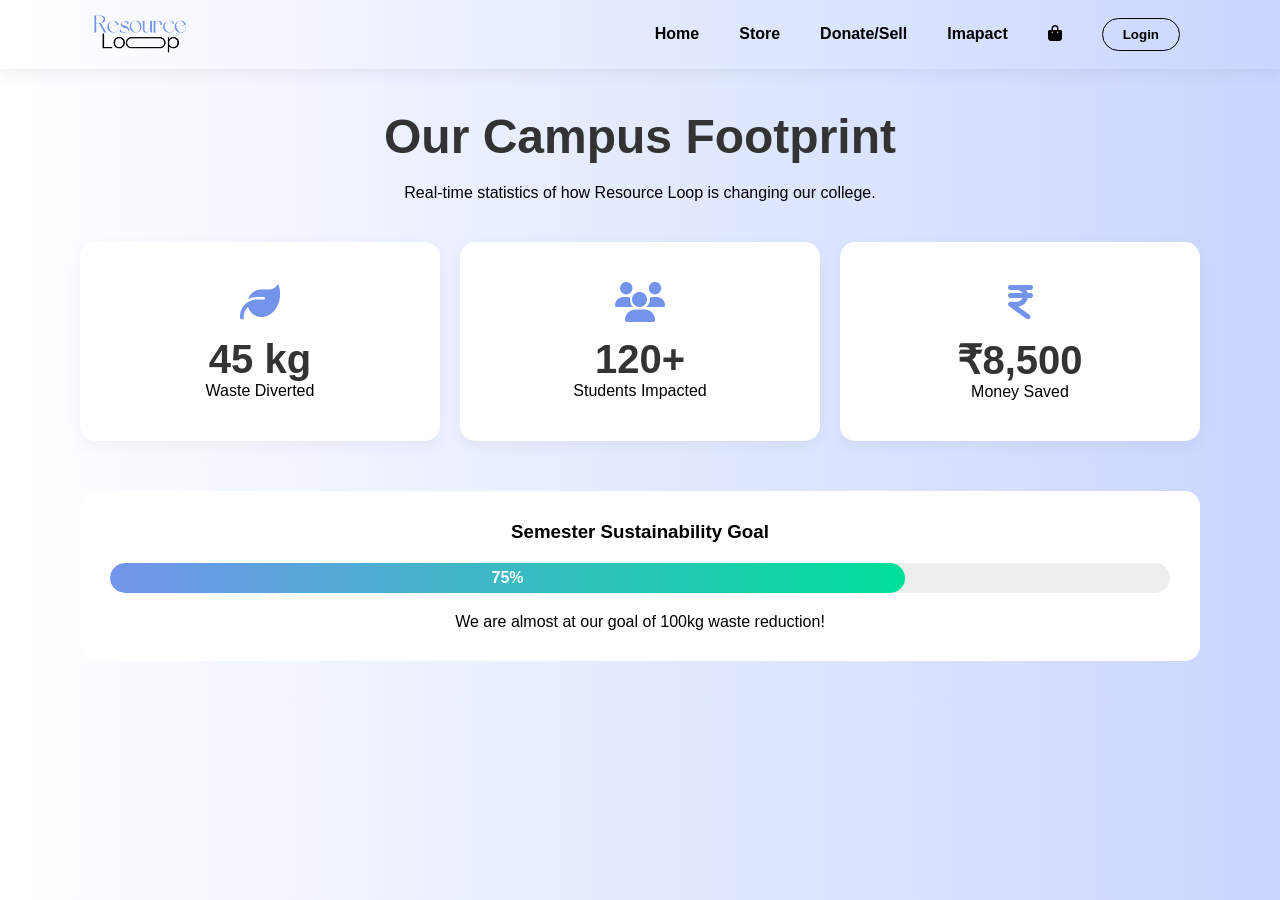
<file: impact.html>
<!DOCTYPE html>
<html lang="en">
<head>
    <meta charset="UTF-8">
    <meta name="viewport" content="width=device-width, initial-scale=1.0">
    <title>RESOURCE LOOP</title>
    <link rel="stylesheet" href="impact.css">
    <link rel="stylesheet" href="https://cdnjs.cloudflare.com/ajax/libs/font-awesome/6.2.1/css/all.min.css" integrity="sha512-MV7K8+y+gLIBoVD59lQIYicR65iaqukzvf/nwasF0nqhPay5w/9lJmVM2hMDcnK1OnMGCdVK+iQrJ7lzPJQd1w==" crossorigin="anonymous" referrerpolicy="no-referrer" />
</head>
<body>
    <section id="header">
        <a href="#"><img src="images/logo.png" class="logo" alt="resource loop logo" width="120px"></a>
        <div>
            <ul id="navbar">
                <li><a class="active" href="index.html">Home</a></li>
                <li><a href="shop.html">Store</a></li>
                <li><a href="sell.html">Donate/Sell</a></li>
                <li><a href="impact.html">Imapact</a></li>
                <li><a href="cart.html"><i class="fa-solid fa-bag-shopping"></i></a></li>
                <li><a href="login.html"><button class="btn">Login</button></a></li>
            </ul>
        </div>
    </section>
    <div class="container section-p1">
    <section class="impact-header">
        <h1>Our Campus Footprint</h1>
        <p>Real-time statistics of how Resource Loop is changing our college.</p>
    </section>

    <section class="stat-container">
        <div class="stat-card">
            <i class="fa-solid fa-leaf"></i>
            <h2 id="waste-saved">45 kg</h2>
            <p>Waste Diverted</p>
        </div>
        <div class="stat-card">
            <i class="fa-solid fa-users"></i>
            <h2 id="students-helped">120+</h2>
            <p>Students Impacted</p>
        </div>
        <div class="stat-card">
            <i class="fa-solid fa-indian-rupee-sign"></i>
            <h2 id="money-saved">₹8,500</h2>
            <p>Money Saved</p>
        </div>
    </section>

    <section class="goal-section">
        <h3>Semester Sustainability Goal</h3>
        <div class="progress-wrapper">
            <div class="progress-bar" style="width: 75%;">75%</div>
        </div>
        <p>We are almost at our goal of 100kg waste reduction!</p>
    </section>
</div>
</body>
</html>
</file>
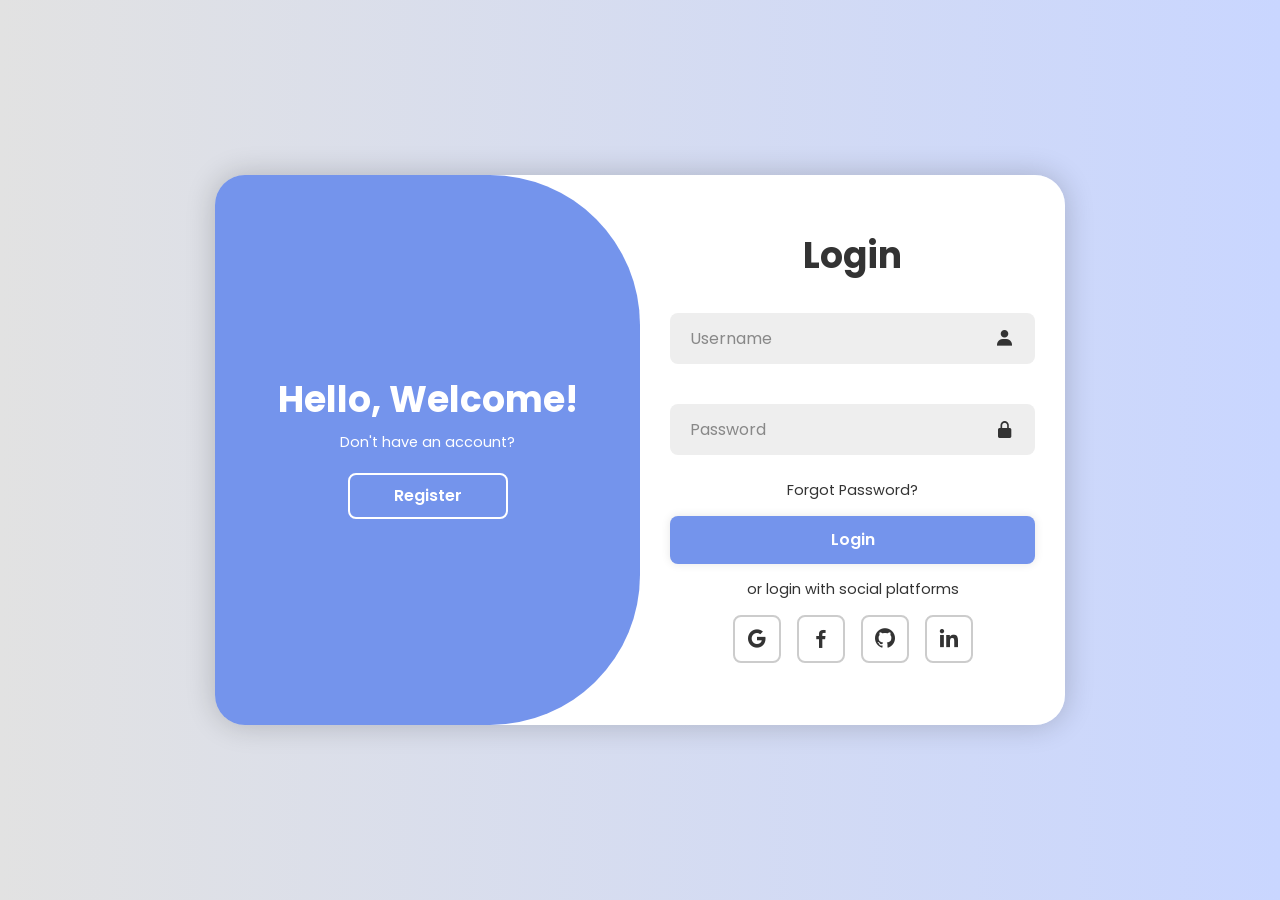
<file: login.html>
<!DOCTYPE html
<html lang="en">
<head>
    <meta charset="UTF-8">
    <meta name="viewport" content="width=device-width, initial-scale=1.0">
    <title>Login/Signup Form</title>
    <link rel="stylesheet" href="login.css">
    <link href='https://unpkg.com/boxicons@2.1.4/css/boxicons.min.css' rel='stylesheet'>
</head>
  <body>
      <div class="container">
          <div class="form-box login">
              <form action="#">
                  <h1>Login</h1>
                  <div class="input-box">
                      <input type="text" placeholder="Username" required>
                      <i class='bx bxs-user'></i>
                  </div>
                  <div class="input-box">
                      <input type="password" placeholder="Password" required>
                      <i class='bx bxs-lock-alt' ></i>
                  </div>
                  <div class="forgot-link">
                      <a href="#">Forgot Password?</a>
                  </div>
                  <button type="submit" class="btn">Login</button>
                  <p>or login with social platforms</p>
                  <div class="social-icons">
                      <a href="#"><i class='bx bxl-google' ></i></a>
                      <a href="#"><i class='bx bxl-facebook' ></i></a>
                      <a href="#"><i class='bx bxl-github' ></i></a>
                      <a href="#"><i class='bx bxl-linkedin' ></i></a>
                  </div>
              </form>
          </div>

          <div class="form-box register">
              <form action="#">
                  <h1>Registration</h1>
                  <div class="input-box">
                      <input type="text" placeholder="Full-name" required>
                      <i class='bx bxs-user'></i>
                  </div>
                  <div class="input-box">
                      <input type="text" placeholder="Username" required>
                      <i class='bx bxs-user'></i>
                  </div>
                  <div class="input-box">
                      <input type="email" placeholder="NSEC-Email" required>
                      <i class='bx bxs-envelope' ></i>
                  </div>
                  <div class="input-box">
                      <input type="text" placeholder="College ID" required>
                      <i class='bx bxs-id-card'></i>
                  </div>
                  <div class="input-box">
                      <input type="dropdown" placeholder="semester" required>
                      <i class='bx bxs-graduation'></i>
                  </div>
                  <div class="input-box">
                      <input type="tel" placeholder="Phone-No." required>
                      <i class='bx bxs-phone'></i>
                  </div>
                  <div class="input-box">
                      <input type="password" placeholder="Password" required>
                      <i class='bx bxs-lock-alt' ></i>
                  </div>
                  <button type="submit" class="btn">Register</button>
                  <p>or register with social platforms</p>
                  <div class="social-icons">
                      <a href="#"><i class='bx bxl-google' ></i></a>
                      <a href="#"><i class='bx bxl-facebook' ></i></a>
                      <a href="#"><i class='bx bxl-github' ></i></a>
                      <a href="#"><i class='bx bxl-linkedin' ></i></a>
                  </div>
              </form>
          </div>

          <div class="toggle-box">
              <div class="toggle-panel toggle-left">
                  <h1>Hello, Welcome!</h1>
                  <p>Don't have an account?</p>
                  <button class="btn register-btn">Register</button>
              </div>

              <div class="toggle-panel toggle-right">
                  <h1>Welcome Back!</h1>
                  <p>Already have an account?</p>
                  <button class="btn login-btn">Login</button>
              </div>
          </div>
      </div>

      <script src="login.js"></script>
  </body>
</html>
</file>
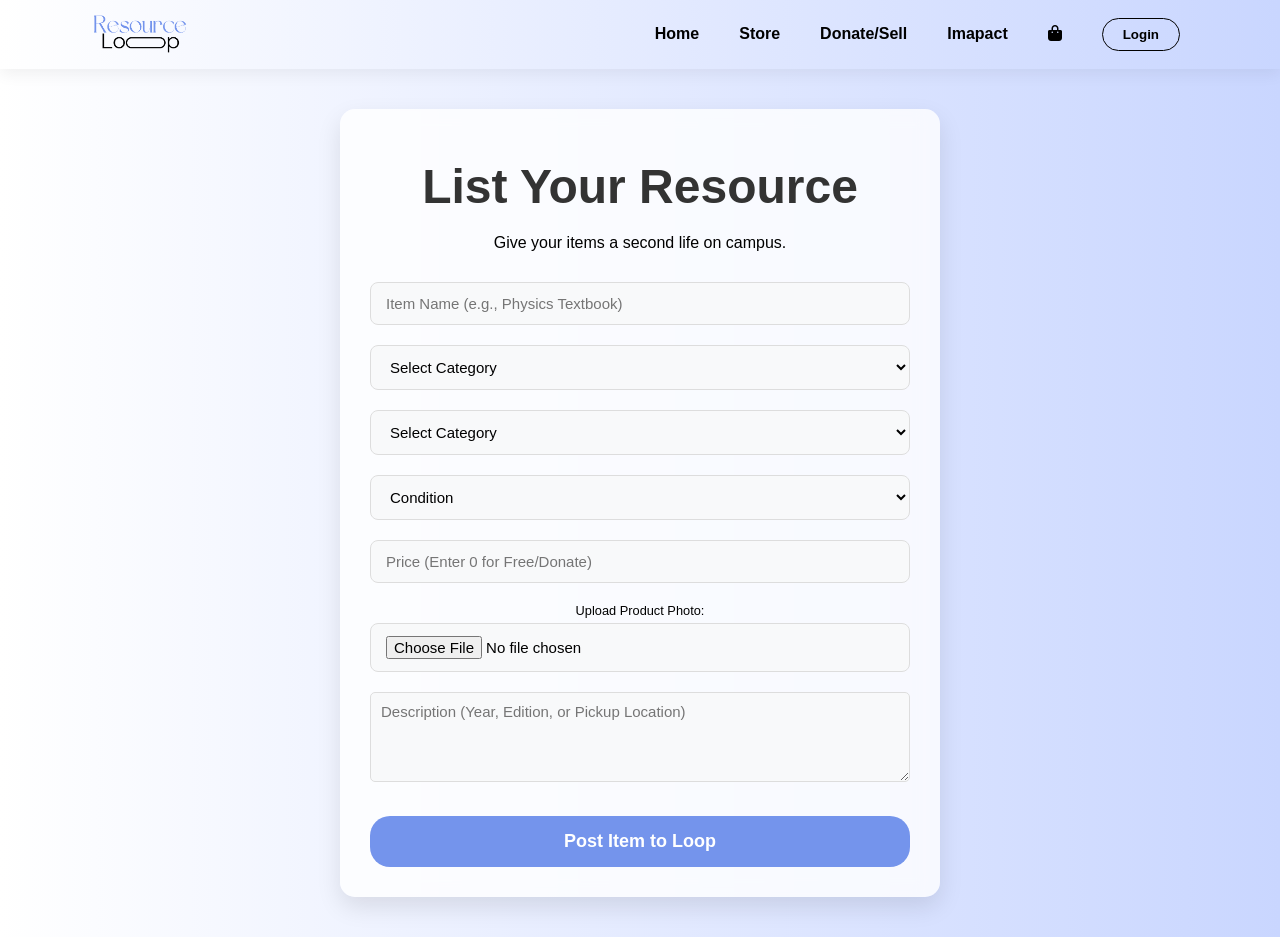
<file: sell.html>
<!DOCTYPE html>
<html lang="en">
<head>
    <meta charset="UTF-8">
    <meta name="viewport" content="width=device-width, initial-scale=1.0">
    <title>RESOURCE LOOP</title>
    <link rel="stylesheet" href="sell.css">
    <link rel="stylesheet" href="https://cdnjs.cloudflare.com/ajax/libs/font-awesome/6.2.1/css/all.min.css" integrity="sha512-MV7K8+y+gLIBoVD59lQIYicR65iaqukzvf/nwasF0nqhPay5w/9lJmVM2hMDcnK1OnMGCdVK+iQrJ7lzPJQd1w==" crossorigin="anonymous" referrerpolicy="no-referrer" />
</head>
<body>
    <section id="header">
        <a href="#"><img src="images/logo.png" class="logo" alt="resource loop logo" width="120px"></a>
        <div>
            <ul id="navbar">
                <li><a class="active" href="index.html">Home</a></li>
                <li><a href="shop.html">Store</a></li>
                <li><a href="sell.html">Donate/Sell</a></li>
                <li><a href="impact.html">Imapact</a></li>
                <li><a href="cart.html"><i class="fa-solid fa-bag-shopping"></i></a></li>
                <li><a href="login.html"><button class="btn">Login</button></a></li>
            </ul>
        </div>
    </section>
    <section class="upload-section">
    <h1>List Your Resource</h1>
    <p>Give your items a second life on campus.</p>

    <form action="#" method="POST" enctype="multipart/form-data">
        <div class="input-box">
            <input type="text" name="item_name" placeholder="Item Name (e.g., Physics Textbook)" required>
            <i class='bx bxs-package'></i>
        </div>

        <div class="input-box">
            <select name="category" required>
                <option value="" disabled selected>Select Category</option>
                <option value="books">Books & Notes</option>
                <option value="electronics">Electronics (Calc, Drafters)</option>
                <option value="lab-gear">Lab Gear (Coats, Kits)</option>
                <option value="stationery">Stationery</option>
                <option value="other">Other</option>
            </select>
            <i class='bx bxs-category'></i>
        </div>
        <div class="input-box">
            <select name="essential for" required>
                <option value="" disabled selected>Select Category</option>
                <option value="1">semester 1 students</option>
                <option value="2">semester 2 students</option>
                <option value="3">semester 3 students</option>
                <option value="4">semester 4 students</option>
                <option value="5">semester 5 students</option>
                <option value="6">semester 6 students</option>
                <option value="7">semester 7 students</option>
                <option value="8">semester 8 students</option>
                <option value="hostel">Hostel essential</option>
                <option value="misc">miscelinious</option>
                <option value="other">Other</option>
            </select>
            <i class='bx bxs-category'></i>
        </div>

        <div class="input-box">
            <select name="condition" required>
                <option value="" disabled selected>Condition</option>
                <option value="new">Brand New</option>
                <option value="good">Gently Used</option>
                <option value="fair">Well Used</option>
            </select>
            <i class='bx bxs-info-circle'></i>
        </div>

        <div class="input-box">
            <input type="number" name="price" placeholder="Price (Enter 0 for Free/Donate)">
            <i class='bx bxs-wallet'></i>
        </div>

        <div class="input-box">
            <label for="item-image" style="display:block; margin-bottom: 5px; font-size: 0.8rem;">Upload Product Photo:</label>
            <input type="file" id="item-image" name="item_image" accept="image/*" required>
        </div>

        <div class="input-box">
            <textarea name="description" placeholder="Description (Year, Edition, or Pickup Location)" rows="4" style="width: 100%; border-radius: 5px; padding: 10px;"></textarea>
        </div>

        <button type="submit" class="btn">Post Item to Loop</button>
    </form>
</section>
</body>
</html>
</file>
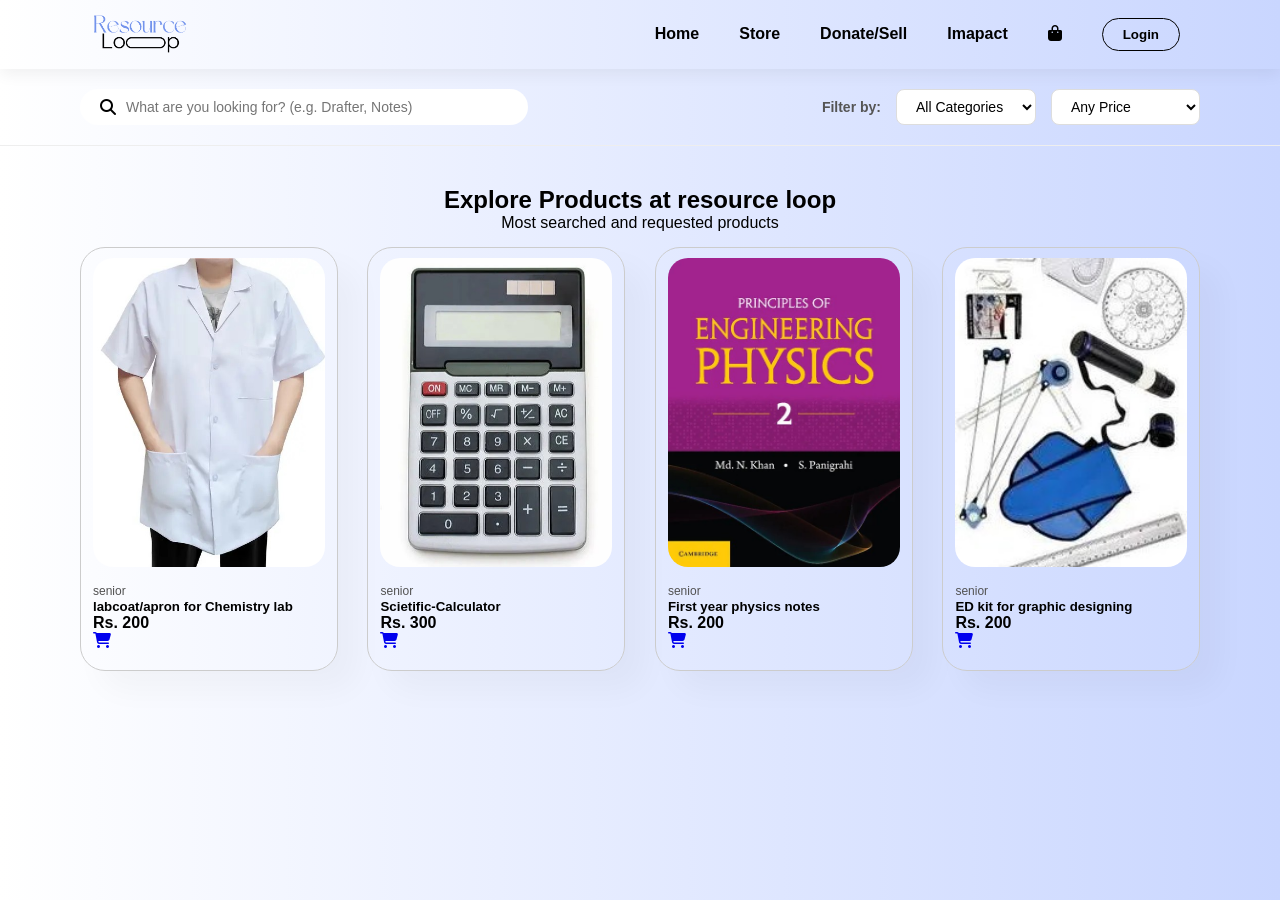
<file: shop.html>
<!DOCTYPE html>
<html lang="en">
<head>
    <meta charset="UTF-8">
    <meta name="viewport" content="width=device-width, initial-scale=1.0">
    <title>Document</title>
    <link rel="stylesheet" href="shop.css">
    <link rel="stylesheet" href="https://cdnjs.cloudflare.com/ajax/libs/font-awesome/6.2.1/css/all.min.css" integrity="sha512-MV7K8+y+gLIBoVD59lQIYicR65iaqukzvf/nwasF0nqhPay5w/9lJmVM2hMDcnK1OnMGCdVK+iQrJ7lzPJQd1w==" crossorigin="anonymous" referrerpolicy="no-referrer" />
</head>
<body>
    <section id="header">
        <a href="#"><img src="images/logo.png" class="logo" alt="resource loop logo" width="120px"></a>
        <div>
            <ul id="navbar">
                <li><a class="active" href="index.html">Home</a></li>
                <li><a href="shop.html">Store</a></li>
                <li><a href="sell.html">Donate/Sell</a></li>
                <li><a href="impact.html">Imapact</a></li>
                <li><a href="cart.html"><i class="fa-solid fa-bag-shopping"></i></a></li>
                <li><a href="login.html"><button class="btn">Login</button></a></li>
            </ul>
        </div>
    </section>
    <section id="search-filter-bar" class="section-p1">
    <div class="search-box">
        <i class="fa-solid fa-magnifying-glass"></i>
        <input type="text" placeholder="What are you looking for? (e.g. Drafter, Notes)">
    </div>

    <div class="filter-options">
        <label for="category-select">Filter by:</label>
        <select id="category-select" name="category">
            <option value="all">All Categories</option>
            <option value="books">Books</option>
            <option value="lab">Lab Gear</option>
            <option value="electronics">Electronics</option>
            <option value="hostel">Hostel Gear</option>
        </select>
        
        <select id="price-select" name="price">
            <option value="any">Any Price</option>
            <option value="free">Free / Donation</option>
            <option value="low">Under ₹500</option>
            <option value="high">Over ₹500</option>
        </select>
    </div>
</section>
    <section id="product" class="section-p1">
        <h2>Explore Products at resource loop</h2>
        <p>Most searched and requested products</p>
        <div class="p-container">
            <div class="p">
                <img src="images/labcoat.jpg" alt="labcoat">
                <div class="design">
                    <span>senior</span>
                    <h5>labcoat/apron for Chemistry lab</h5>
                    <h4>Rs. 200</h4>
                    <a href="#"><i class="fa-solid fa-cart-shopping"></i></a>
                </div>
            </div>
            <div class="p">
                <img src="images/clc.jpg" alt="calculator">
                <div class="design">
                    <span>senior</span>
                    <h5>Scietific-Calculator</h5>
                    <h4>Rs. 300</h4>
                    <a href="#"><i class="fa-solid fa-cart-shopping"></i></a>
                </div>
            </div>
            <div class="p">
                <img src="images/phb.jpg" alt="notes">
                <div class="design">
                    <span>senior</span>
                    <h5>First year physics notes</h5>
                    <h4>Rs. 200</h4>
                    <a href="#"><i class="fa-solid fa-cart-shopping"></i></a>
                </div>
            </div>
            <div class="p">
                <img src="images/ed.jpg" alt="edkit">
                <div class="design">
                    <span>senior</span>
                    <h5>ED kit for graphic designing</h5>
                    <h4>Rs. 200</h4>
                    <a href="#"><i class="fa-solid fa-cart-shopping"></i></a>
                </div>
            </div>
        </div>
    </section>
    
</body>
</html>
</file>
<file: impact.css>
@import url('https://fonts.googleapis.com/css2?family=Poppins:wght@300;400;500;600;700&display=swap');
* {
    margin: 0;
    padding: 0;
    box-sizing: border-box;
    font-family: "Spartan", sans-serif;
}

html {
    scroll-behavior: smooth;
}

.section-p1 {
    padding: 40px 80px;
}

.section-m1 {
    padding: 40px 0px;
}

body {
    width: 100%;
    background: linear-gradient(90deg, #ffffff, #c9d6ff);
}
h1 {
    font-size: 3rem;
    font-weight: 700;
    margin-bottom: 20px;
    color: #333;
}
#header {
    display: flex;
    align-items: center;
    justify-content: space-between;
    padding: 5px 80px;
    background: linear-gradient(90deg, #ffffff, #c9d6ff);
    box-shadow: 0px 5px 15px rgba(0, 0, 0, 0.06);
    z-index: 999;
    position: sticky;
    top: 0;
    left: 0;
}


#navbar {
    display: flex;
    align-items: center;
    justify-content: space-between;
    width: 50%;
}



#navbar li {
    display: flex;
    align-items: center;
    justify-content: space-between;
    list-style: none;
    padding: 0px 20px;
}
#navbar li a {
    text-decoration: none;
    color: #333;
    font-size: 16px;
    font-weight: 600;
    color: #000;
    transition: 0.3s ease;
}

#navbar li a:hover {
    color: #7494ec;
}


.btn {
     background: transparent;
     color: black;
     border: 1px solid black;
     padding: 8px 20px;
     border-radius: 20px;
     cursor: pointer;
     transition: 0.3s ease;
     font-weight: 600;
}

.btn:hover {
    background: black;
    color: white;
    border: 1px solid black;
    border-radius: 20px;
    cursor: pointer;
    padding: 8px 20px ;
}


.impact-header {
    text-align: center;
    margin-bottom: 40px;
}

.stat-container {
    display: grid;
    grid-template-columns: repeat(auto-fit, minmax(250px, 1fr));
    gap: 20px;
    margin-bottom: 50px;
}

.stat-card {
    background: #fff;
    padding: 40px;
    border-radius: 15px;
    text-align: center;
    box-shadow: 0 5px 15px rgba(0,0,0,0.05);
    transition: 0.3s;
}

.stat-card:hover {
    transform: translateY(-5px);
    border-bottom: 4px solid #7494ec;
}

.stat-card i {
    font-size: 40px;
    color: #7494ec;
    margin-bottom: 15px;
}

.stat-card h2 {
    font-size: 2.5rem;
    color: #333;
}

/* Progress Bar */
.goal-section {
    background: #fff;
    padding: 30px;
    border-radius: 15px;
    text-align: center;
}

.progress-wrapper {
    width: 100%;
    background: #eee;
    border-radius: 20px;
    margin: 20px 0;
    overflow: hidden;
}

.progress-bar {
    height: 30px;
    background: linear-gradient(90deg, #7494ec, #00df9a);
    color: white;
    line-height: 30px;
    font-weight: bold;
    border-radius: 20px;
}
</file>
<file: login.css>
@import url("https://fonts.googleapis.com/css2?family=Poppins:ital,wght@0,100;0,200;0,300;0,400;0,500;0,600;0,700;0,800;0,900;1,100;1,200;1,300;1,400;1,500;1,600;1,700;1,800;1,900&display=swap");

* {
  margin: 0;
  padding: 0;
  box-sizing: border-box;
  font-family: "Poppins", sans-serif;
  text-decoration: none;
  list-style: none;
}

body {
  display: flex;
  justify-content: center;
  align-items: center;
  min-height: 100vh;
  background: linear-gradient(90deg, #e2e2e2, #c9d6ff);
}

.container {
  position: relative;
  width: 850px;
  height: 550px;
  background: #fff;
  margin: 20px;
  border-radius: 30px;
  box-shadow: 0 0 30px rgba(0, 0, 0, 0.2);
  overflow-x: hidden;
  overflow-y: auto;
}

.container h1 {
  font-size: 36px;
  margin: -10px 0;
}

.container p {
  font-size: 14.5px;
  margin: 15px 0;
}

form {
  width: 100%;
}

.form-box {
  position: absolute;
  right: 0;
  width: 50%;
  height: 100%;
  background: #fff;
  display: flex;
  align-items: center;
  color: #333;
  text-align: center;
  padding: 30px;
  z-index: 1;
  transition: 0.6s ease-in-out 1.2s, visibility 0s 1s;
}

.container.active .form-box {
  right: 50%;
}

.form-box.register {
  visibility: hidden;
}
.container.active .form-box.register {
  visibility: visible;
}

.input-box {
  position: relative;
  margin: 40px 0;
}



.input-box input {
  width: 100%;
  padding: 13px 50px 13px 20px;
  background: #eee;
  border-radius: 8px;
  border: none;
  outline: none;
  font-size: 16px;
  color: #333;
  font-weight: 500;
}

.input-box input::placeholder {
  color: #888;
  font-weight: 400;
}

.input-box i {
  position: absolute;
  right: 20px;
  top: 50%;
  transform: translateY(-50%);
  font-size: 20px;
}

.forgot-link {
  margin: -15px 0 15px;
}
.forgot-link a {
  font-size: 14.5px;
  color: #333;
}

.btn {
  width: 100%;
  height: 48px;
  background: #7494ec;
  border-radius: 8px;
  box-shadow: 0 0 10px rgba(0, 0, 0, 0.1);
  border: none;
  cursor: pointer;
  font-size: 16px;
  color: #fff;
  font-weight: 600;
  transition: 0.3s ease;
}
.btn:hover {
  font-size: 18px;
}

.social-icons {
  display: flex;
  justify-content: center;
}

.social-icons a {
  display: inline-flex;
  padding: 10px;
  border: 2px solid #ccc;
  border-radius: 8px;
  font-size: 24px;
  color: #333;
  margin: 0 8px;
}
.social-icons a:hover {
  border-color: #7494ec;
  color: #7494ec;
}

.toggle-box {
  position: absolute;
  width: 100%;
  height: 100%;
}

.toggle-box::before {
  content: "";
  position: absolute;
  left: -250%;
  width: 300%;
  height: 100%;
  background: #7494ec;
  /* border: 2px solid red; */
  border-radius: 150px;
  z-index: 2;
  transition: 1.8s ease-in-out;
}

.container.active .toggle-box::before {
  left: 50%;
}

.toggle-panel {
  position: absolute;
  width: 50%;
  height: 100%;
  color: #fff;
  display: flex;
  flex-direction: column;
  justify-content: center;
  align-items: center;
  z-index: 2;
  transition: 0.6s ease-in-out;
}

.toggle-panel.toggle-left {
  left: 0;
  transition-delay: 1.2s;
}
.container.active .toggle-panel.toggle-left {
  left: -50%;
  transition-delay: 0.6s;
}

.toggle-panel.toggle-right {
  right: -50%;
  transition-delay: 0.6s;
}
.container.active .toggle-panel.toggle-right {
  right: 0;
  transition-delay: 1.2s;
}

.toggle-panel p {
  margin-bottom: 20px;
}

.toggle-panel .btn {
  width: 160px;
  height: 46px;
  background: transparent;
  border: 2px solid #fff;
  box-shadow: none;
}

@media screen and (max-width: 650px) {
  .container {
    height: calc(100vh - 40px);
  }

  .form-box {
    bottom: 0;
    width: 100%;
    height: 70%;
  }

  .container.active .form-box {
    right: 0;
    bottom: 30%;
  }

  .toggle-box::before {
    left: 0;
    top: -270%;
    width: 100%;
    height: 300%;
    border-radius: 20vw;
  }

  .container.active .toggle-box::before {
    left: 0;
    top: 70%;
  }

  .container.active .toggle-panel.toggle-left {
    left: 0;
    top: -30%;
  }

  .toggle-panel {
    width: 100%;
    height: 30%;
  }
  .toggle-panel.toggle-left {
    top: 0;
  }
  .toggle-panel.toggle-right {
    right: 0;
    bottom: -30%;
  }

  .container.active .toggle-panel.toggle-right {
    bottom: 0;
  }
}

@media screen and (max-width: 400px) {
  .form-box {
    padding: 20px;
  }

  .toggle-panel h1 {
    font-size: 30px;
  }
}
</file>
<file: sell.css>
@import url('https://fonts.googleapis.com/css2?family=Poppins:wght@300;400;500;600;700&display=swap');
* {
    margin: 0;
    padding: 0;
    box-sizing: border-box;
    font-family: "Spartan", sans-serif;
}

html {
    scroll-behavior: smooth;
}

.section-p1 {
    padding: 40px 80px;
}

.section-m1 {
    padding: 40px 0px;
}

body {
    width: 100%;
    background: linear-gradient(90deg, #ffffff, #c9d6ff);
}
h1 {
    font-size: 3rem;
    font-weight: 700;
    margin-bottom: 20px;
    color: #333;
}
#header {
    display: flex;
    align-items: center;
    justify-content: space-between;
    padding: 5px 80px;
    background: linear-gradient(90deg, #ffffff, #c9d6ff);
    box-shadow: 0px 5px 15px rgba(0, 0, 0, 0.06);
    z-index: 999;
    position: sticky;
    top: 0;
    left: 0;
}


#navbar {
    display: flex;
    align-items: center;
    justify-content: space-between;
    width: 50%;
}



#navbar li {
    display: flex;
    align-items: center;
    justify-content: space-between;
    list-style: none;
    padding: 0px 20px;
}
#navbar li a {
    text-decoration: none;
    color: #333;
    font-size: 16px;
    font-weight: 600;
    color: #000;
    transition: 0.3s ease;
}

#navbar li a:hover {
    color: #7494ec;
}


.btn {
     background: transparent;
     color: black;
     border: 1px solid black;
     padding: 8px 20px;
     border-radius: 20px;
     cursor: pointer;
     transition: 0.3s ease;
     font-weight: 600;
}

.btn:hover {
    background: black;
    color: white;
    border: 1px solid black;
    border-radius: 20px;
    cursor: pointer;
    padding: 8px 20px ;
}

   

.upload-section {

    max-width: 600px;
    margin: 40px auto;
    padding: 30px;
    background: rgba(255, 255, 255, 0.8); /* Semi-transparent */
    backdrop-filter: blur(10px);
    border-radius: 15px;
    box-shadow: 0 10px 25px rgba(0,0,0,0.1);
    text-align: center;
    padding-top: 50px;
}

form {
    display: flex;
    flex-direction: column;
    gap: 20px; 
    margin-top: 30px;
}

.input-box {
    position: relative;
    width: 100%;
}

/* Style Inputs and Selects together */
.input-box input, 
.input-box select, 
.input-box textarea {
    width: 100%;
    padding: 12px 15px;
    background: #f8f9fa;
    border: 1px solid #ddd;
    border-radius: 8px;
    outline: none;
    font-size: 15px;
    transition: 0.3s;
}

.input-box input:focus, 
.input-box select:focus {
    border-color: #7494ec;
    background: #fff;
}

/* Big Button Styling */
.upload-section .btn {
    width: 100%;
    padding: 15px;
    background: #7494ec;
    color: white;
    border: none;
    font-size: 18px;
    margin-top: 10px;
}

.upload-section .btn:hover {
    background: #5a7bd4;
}
</file>
<file: shop.css>
@import url('https://fonts.googleapis.com/css2?family=Poppins:wght@300;400;500;600;700&display=swap');
* {
    margin: 0;
    padding: 0;
    box-sizing: border-box;
    font-family: "Spartan", sans-serif;
}

html {
    scroll-behavior: smooth;
}

.section-p1 {
    padding: 40px 80px;
}

.section-m1 {
    padding: 40px 0px;
}

body {
    width: 100%;
    background: linear-gradient(90deg, #ffffff, #c9d6ff);
}
h1 {
    font-size: 3rem;
    font-weight: 700;
    margin-bottom: 20px;
    color: #333;
}
#header {
    display: flex;
    align-items: center;
    justify-content: space-between;
    padding: 5px 80px;
    background: linear-gradient(90deg, #ffffff, #c9d6ff);
    box-shadow: 0px 5px 15px rgba(0, 0, 0, 0.06);
    z-index: 999;
    position: sticky;
    top: 0;
    left: 0;
}


#navbar {
    display: flex;
    align-items: center;
    justify-content: space-between;
    width: 50%;
}



#navbar li {
    display: flex;
    align-items: center;
    justify-content: space-between;
    list-style: none;
    padding: 0px 20px;
}
#navbar li a {
    text-decoration: none;
    color: #333;
    font-size: 16px;
    font-weight: 600;
    color: #000;
    transition: 0.3s ease;
}

#navbar li a:hover {
    color: #7494ec;
}


.btn {
     background: transparent;
     color: black;
     border: 1px solid black;
     padding: 8px 20px;
     border-radius: 20px;
     cursor: pointer;
     transition: 0.3s ease;
     font-weight: 600;
}

.btn:hover {
    background: black;
    color: white;
    border: 1px solid black;
    border-radius: 20px;
    cursor: pointer;
    padding: 8px 20px ;
}
#search-filter-bar {
    display: flex;
    justify-content: space-between;
    align-items: center;
    background: transparent;
    padding: 20px 80px;
    border-bottom: 1px solid #eee;
}


.search-box {
    display: flex;
    align-items: center;
    background: #ffffff;
    padding: 10px 20px;
    border-radius: 30px;
    width: 40%;
}

.search-box input {
    border: none;
    background: transparent;
    outline: none;
    margin-left: 10px;
    width: 100%;
    font-size: 14px;
}


.filter-options {
    display: flex;
    align-items: center;
    gap: 15px;
}

.filter-options label {
    font-weight: 600;
    font-size: 14px;
    color: #555;
}

.filter-options select {
    padding: 8px 15px;
    border-radius: 8px;
    border: 1px solid #ddd;
    background: #fff;
    cursor: pointer;
    font-size: 14px;
    outline: none;
}

.filter-options select:hover {
    border-color: #7494ec;
}

#product {
    text-align: center;
}

#product .p {
    width: 23%;
    min-width: 250px;
    padding: 10px 12px;
    border: 1px solid #cccccc;
    border-radius: 25px;
    cursor: pointer;
    box-shadow: 20px 20px 30px rgba(0, 0, 0, 0.03);
    margin: 15px 0;
    transition: 0.2 ease;
}
#product .p:hover {
    box-shadow: 20px 20px 30px rgba(0, 0, 0, 0.3);
}
#product .p img {
    width: 100%;
    border-radius: 20px;
}
#product .p .design {
text-align: start;
padding: 10px 0;
}
#product .p .design span{
    color: #525252;
    font-size: 12px;
}
.p-container {
    display: flex;
align-items: center;
justify-content: space-between;
flex-wrap: wrap;
}
</file>
